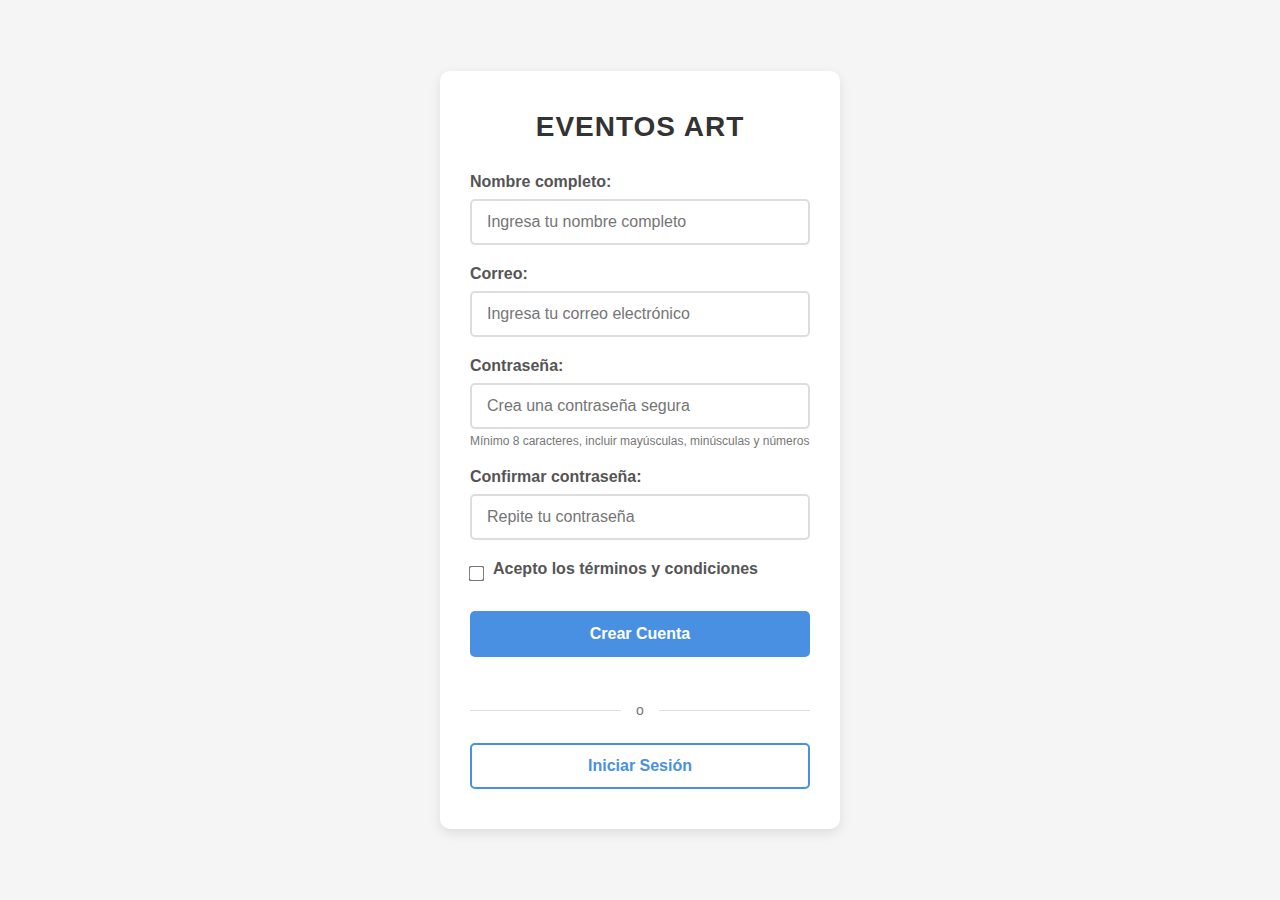
<file: templates/index.html>
<!DOCTYPE html>
<html lang="es">
<head>
    <meta charset="UTF-8">
    <meta name="viewport" content="width=device-width, initial-scale=1.0">
    <title>EVENTOS ART - Registro</title>
    <style>
        * {
            margin: 0;
            padding: 0;
            box-sizing: border-box;
            font-family: 'Arial', sans-serif;
        }
        
        body {
            background-color: #f5f5f5;
            display: flex;
            justify-content: center;
            align-items: center;
            min-height: 100vh;
            padding: 20px;
        }
        
        .register-container {
            background-color: white;
            border-radius: 10px;
            box-shadow: 0 4px 12px rgba(0, 0, 0, 0.1);
            width: 100%;
            max-width: 400px;
            padding: 40px 30px;
            text-align: center;
        }
        
        .logo {
            font-size: 28px;
            font-weight: bold;
            color: #333;
            margin-bottom: 30px;
            letter-spacing: 1px;
        }
        
        .form-group {
            margin-bottom: 20px;
            text-align: left;
        }
        
        label {
            display: block;
            margin-bottom: 8px;
            color: #555;
            font-weight: bold;
        }
        
        input[type="email"],
        input[type="password"],
        input[type="text"] {
            width: 100%;
            padding: 12px 15px;
            border: 2px solid #ddd;
            border-radius: 5px;
            font-size: 16px;
            transition: border-color 0.3s;
        }
        
        input[type="email"]:focus,
        input[type="password"]:focus,
        input[type="text"]:focus {
            border-color: #4a90e2;
            outline: none;
        }
        
        .checkbox-group {
            display: flex;
            align-items: center;
            margin-bottom: 25px;
        }
        
        input[type="checkbox"] {
            margin-right: 10px;
            transform: scale(1.2);
        }
        
        .btn-register {
            background-color: #4a90e2;
            color: white;
            border: none;
            border-radius: 5px;
            padding: 14px;
            width: 100%;
            font-size: 16px;
            font-weight: bold;
            cursor: pointer;
            transition: background-color 0.3s;
            margin-bottom: 20px;
        }
        
        .btn-register:hover {
            background-color: #3a7bc8;
        }
        
        .divider {
            display: flex;
            align-items: center;
            margin: 25px 0;
        }
        
        .divider::before,
        .divider::after {
            content: "";
            flex: 1;
            border-bottom: 1px solid #ddd;
        }
        
        .divider span {
            padding: 0 15px;
            color: #777;
            font-size: 14px;
        }
        
        .btn-login {
            background-color: transparent;
            color: #4a90e2;
            border: 2px solid #4a90e2;
            border-radius: 5px;
            padding: 12px;
            width: 100%;
            font-size: 16px;
            font-weight: bold;
            cursor: pointer;
            transition: all 0.3s;
        }
        
        .btn-login:hover {
            background-color: #4a90e2;
            color: white;
        }
        
        .message {
            margin-top: 15px;
            padding: 10px;
            border-radius: 5px;
            font-size: 14px;
            display: none;
        }
        
        .message.success {
            background-color: #e8f5e9;
            color: #2e7d32;
            border: 1px solid #c8e6c9;
        }
        
        .message.error {
            background-color: #ffebee;
            color: #c62828;
            border: 1px solid #ffcdd2;
        }
        
        .password-requirements {
            font-size: 12px;
            color: #777;
            margin-top: 5px;
            text-align: left;
        }
    </style>
</head>
<body>
    <div class="register-container">
        <div class="logo">EVENTOS ART</div>
        
        <form id="formRegistro">
            <div class="form-group">
                <label for="nombre">Nombre completo:</label>
                <input type="text" id="nombre" placeholder="Ingresa tu nombre completo" required>
            </div>
            
            <div class="form-group">
                <label for="email_reg">Correo:</label>
                <input type="email" id="email_reg" placeholder="Ingresa tu correo electrónico" required>
            </div>
            
            <div class="form-group">
                <label for="pass_reg">Contraseña:</label>
                <input type="password" id="pass_reg" placeholder="Crea una contraseña segura" required>
                <div class="password-requirements">Mínimo 8 caracteres, incluir mayúsculas, minúsculas y números</div>
            </div>
            
            <div class="form-group">
                <label for="confirm_pass">Confirmar contraseña:</label>
                <input type="password" id="confirm_pass" placeholder="Repite tu contraseña" required>
            </div>
            
            <div class="checkbox-group">
                <input type="checkbox" id="terms" required>
                <label for="terms">Acepto los términos y condiciones</label>
            </div>
            
            <button type="submit" class="btn-register">Crear Cuenta</button>
            
            <div class="divider">
                <span>o</span>
            </div>
            
            <button type="button" class="btn-login" onclick="window.location.href='/'">Iniciar Sesión</button>
            
            <div id="mensaje_reg" class="message"></div>
        </form>
    </div>

    <script>
        document.getElementById("formRegistro").addEventListener("submit", async function(e){
            e.preventDefault();

            const nombre = document.getElementById("nombre").value;
            const email = document.getElementById("email_reg").value;
            const password = document.getElementById("pass_reg").value;
            const confirmPassword = document.getElementById("confirm_pass").value;
            const mensaje = document.getElementById("mensaje_reg");

            // Validaciones básicas
            if (password !== confirmPassword) {
                mensaje.textContent = "Las contraseñas no coinciden";
                mensaje.className = "message error";
                mensaje.style.display = "block";
                return;
            }

            if (password.length < 8) {
                mensaje.textContent = "La contraseña debe tener al menos 8 caracteres";
                mensaje.className = "message error";
                mensaje.style.display = "block";
                return;
            }

            mensaje.textContent = "Registrando...";
            mensaje.className = "message";
            mensaje.style.display = "block";

            try {
                const resp = await fetch("/api/registrar", {
                    method: "POST",
                    headers: {"Content-Type": "application/json"},
                    body: JSON.stringify({ 
                        email, 
                        password,
                        nombre 
                    })
                });

                const data = await resp.json();

                if (data.success) {
                    mensaje.style.color = "green";
                    mensaje.textContent = data.message || "¡Registro exitoso!";
                    mensaje.className = "message success";
                    
                    // Redirigir después de registro exitoso
                    setTimeout(() => {
                        window.location.href = "/";
                    }, 2000);
                } else {
                    mensaje.textContent = data.message || "Error en el registro";
                    mensaje.className = "message error";
                }
            } catch (error) {
                mensaje.textContent = "Error de conexión. Intenta nuevamente.";
                mensaje.className = "message error";
            }
        });

        // Validación en tiempo real de confirmación de contraseña
        document.getElementById('confirm_pass').addEventListener('input', function() {
            const password = document.getElementById('pass_reg').value;
            const confirmPassword = this.value;
            const mensaje = document.getElementById('mensaje_reg');
            
            if (confirmPassword && password !== confirmPassword) {
                mensaje.textContent = "Las contraseñas no coinciden";
                mensaje.className = "message error";
                mensaje.style.display = "block";
            } else if (confirmPassword && password === confirmPassword) {
                mensaje.style.display = "none";
            }
        });
    </script>
</body>
</html>
</file>
